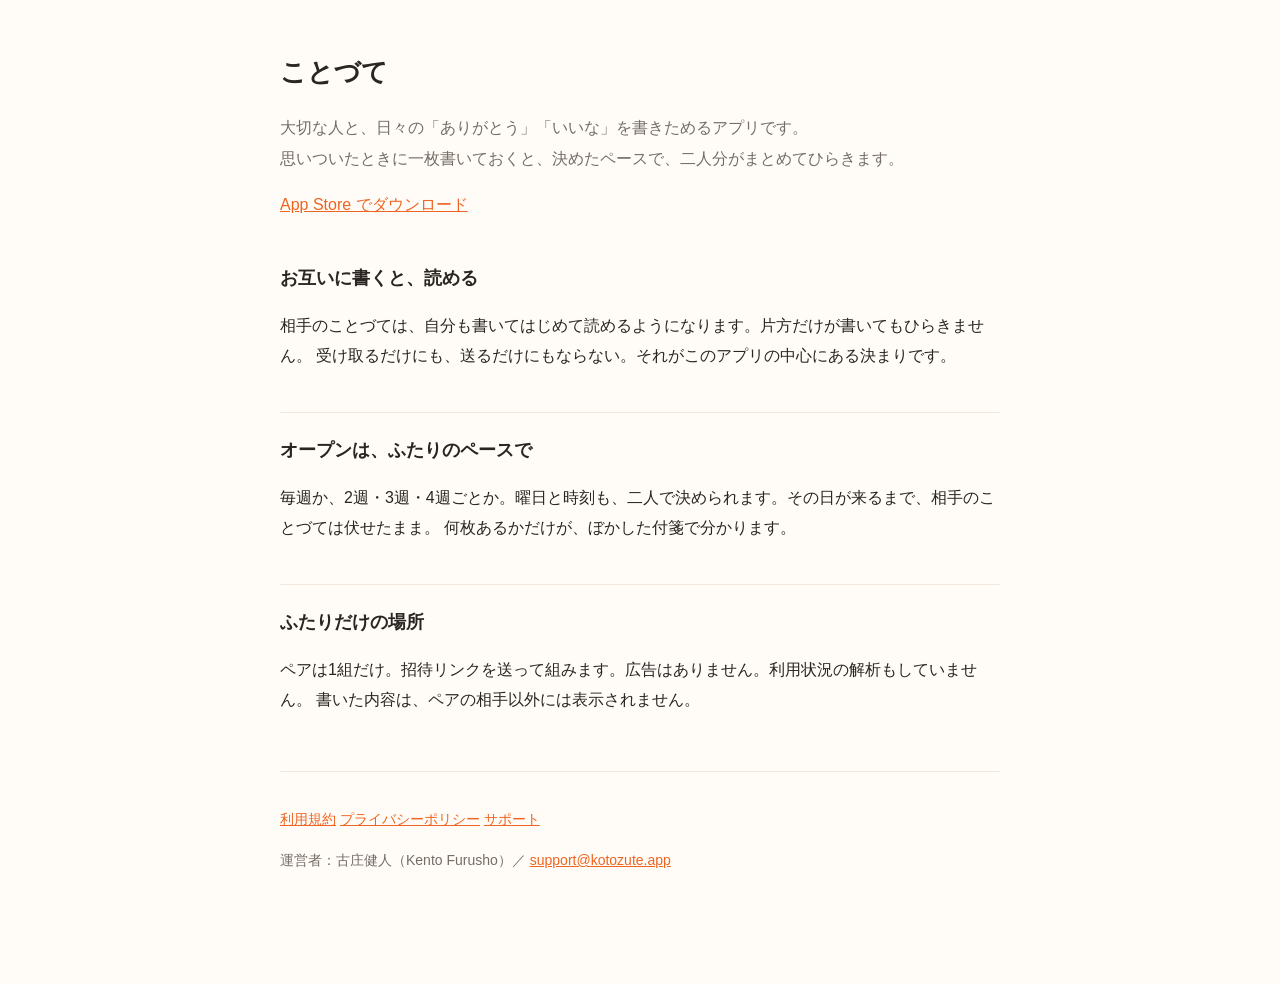
<file: web/index.html>
<!DOCTYPE html>
<html lang="ja">
<head>
<meta charset="utf-8">
<meta name="viewport" content="width=device-width, initial-scale=1">
<title>ことづて｜大切な人とありがとうをためよう</title>
<meta name="description" content="大切な人と、日々の「ありがとう」を書きためるアプリ。決めたペースで、二人分がまとめてひらきます。">
<link rel="stylesheet" href="style.css">
</head>
<body>
<main>

<h1>ことづて</h1>

<p class="lead">
大切な人と、日々の「ありがとう」「いいな」を書きためるアプリです。<br>
思いついたときに一枚書いておくと、決めたペースで、二人分がまとめてひらきます。
</p>

<p><a href="https://apps.apple.com/jp/app/id6807755962">App Store でダウンロード</a></p>

<h2>お互いに書くと、読める</h2>
<p>
相手のことづては、自分も書いてはじめて読めるようになります。片方だけが書いてもひらきません。
受け取るだけにも、送るだけにもならない。それがこのアプリの中心にある決まりです。
</p>

<h2>オープンは、ふたりのペースで</h2>
<p>
毎週か、2週・3週・4週ごとか。曜日と時刻も、二人で決められます。その日が来るまで、相手のことづては伏せたまま。
何枚あるかだけが、ぼかした付箋で分かります。
</p>

<h2>ふたりだけの場所</h2>
<p>
ペアは1組だけ。招待リンクを送って組みます。広告はありません。利用状況の解析もしていません。
書いた内容は、ペアの相手以外には表示されません。
</p>

<footer>
<p>
<a href="/terms">利用規約</a>
<a href="/privacy">プライバシーポリシー</a>
<a href="/support">サポート</a>
</p>
<p>運営者：古庄健人（Kento Furusho）／ <a href="mailto:support@kotozute.app">support@kotozute.app</a></p>
</footer>

</main>
</body>
</html>
</file>
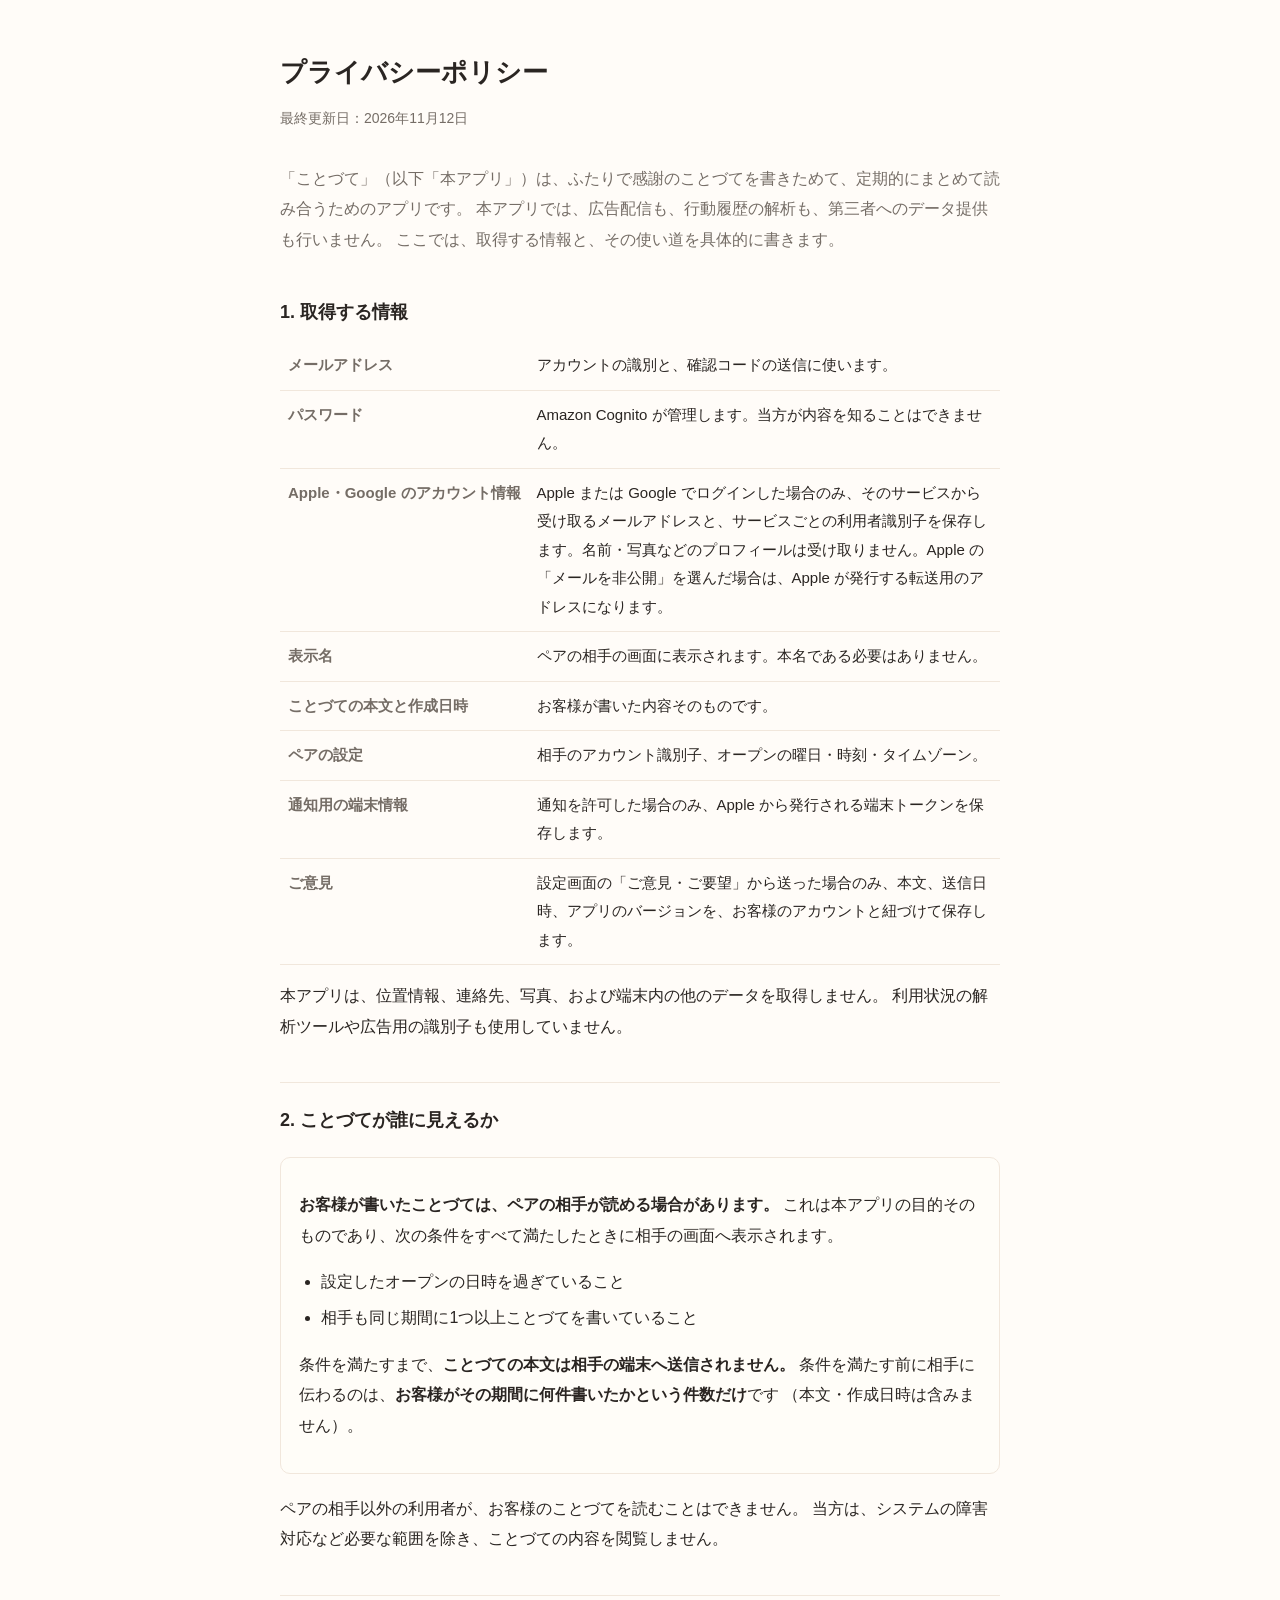
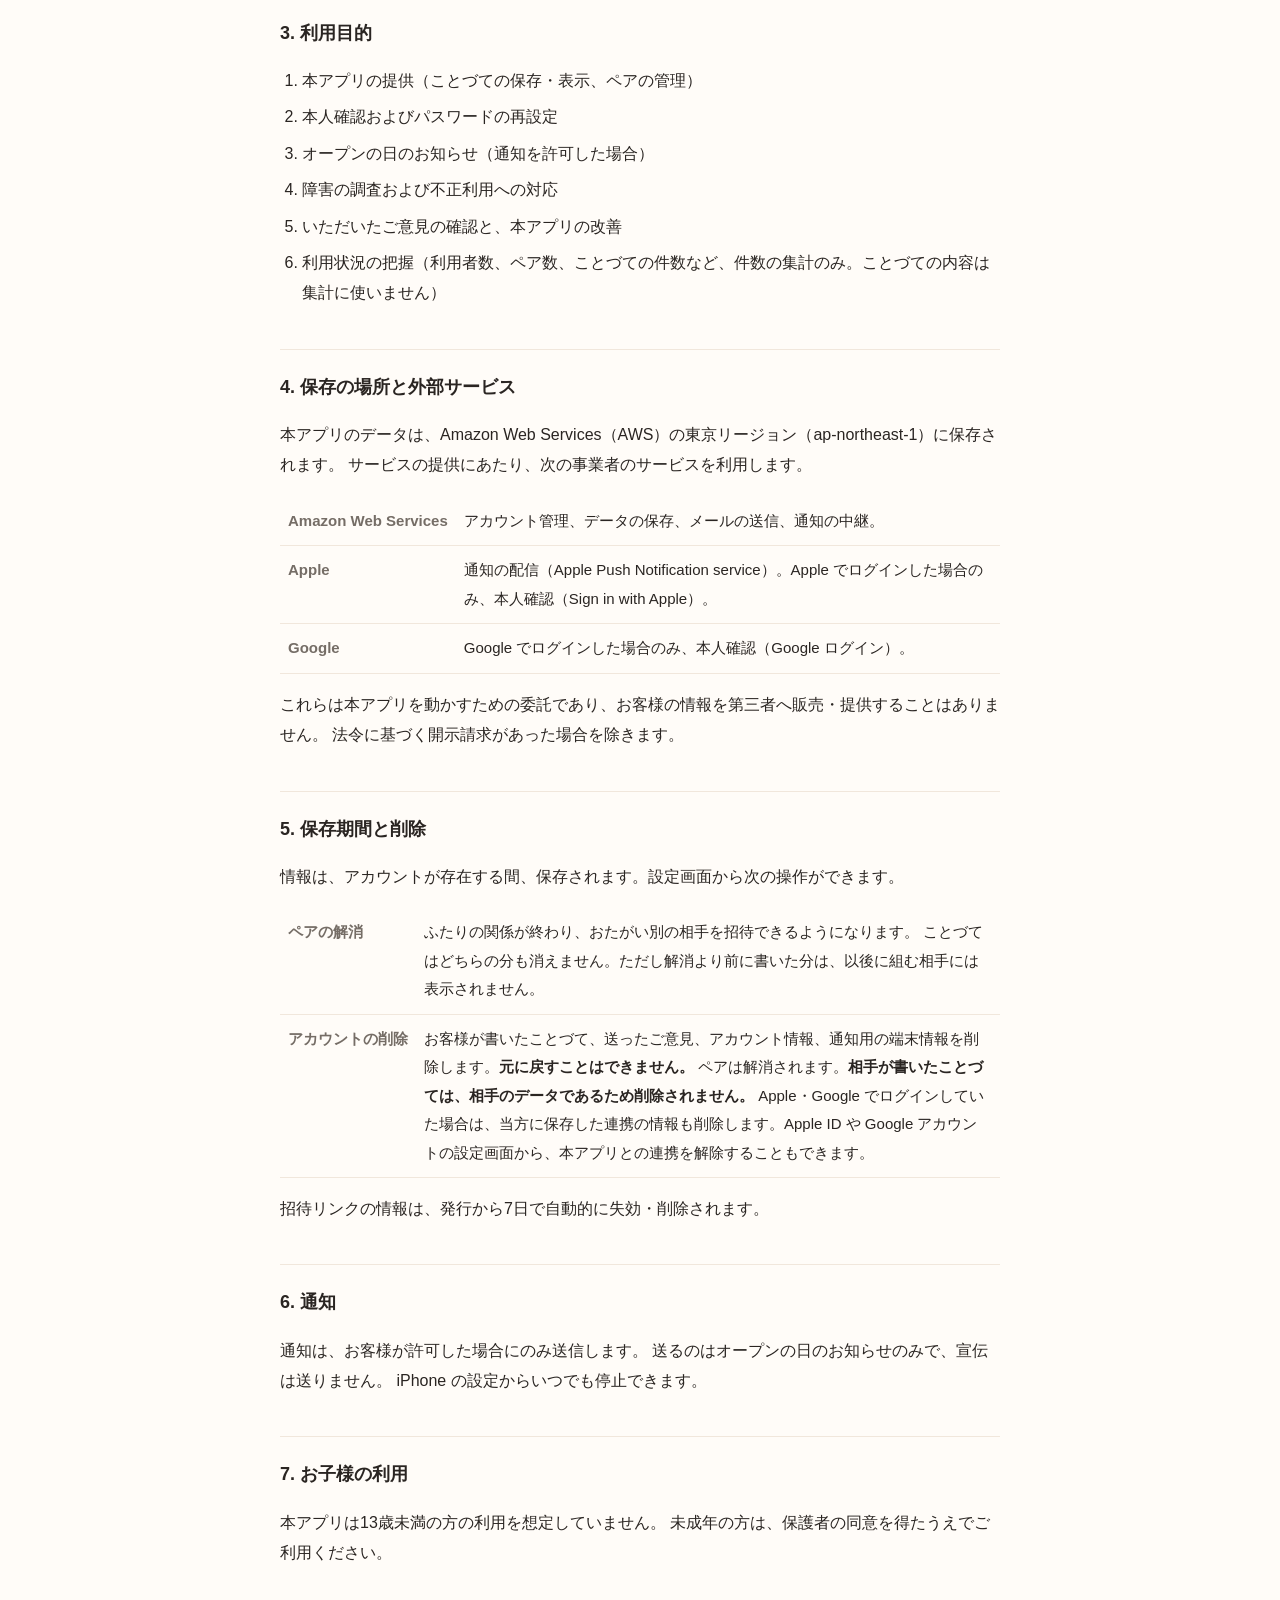
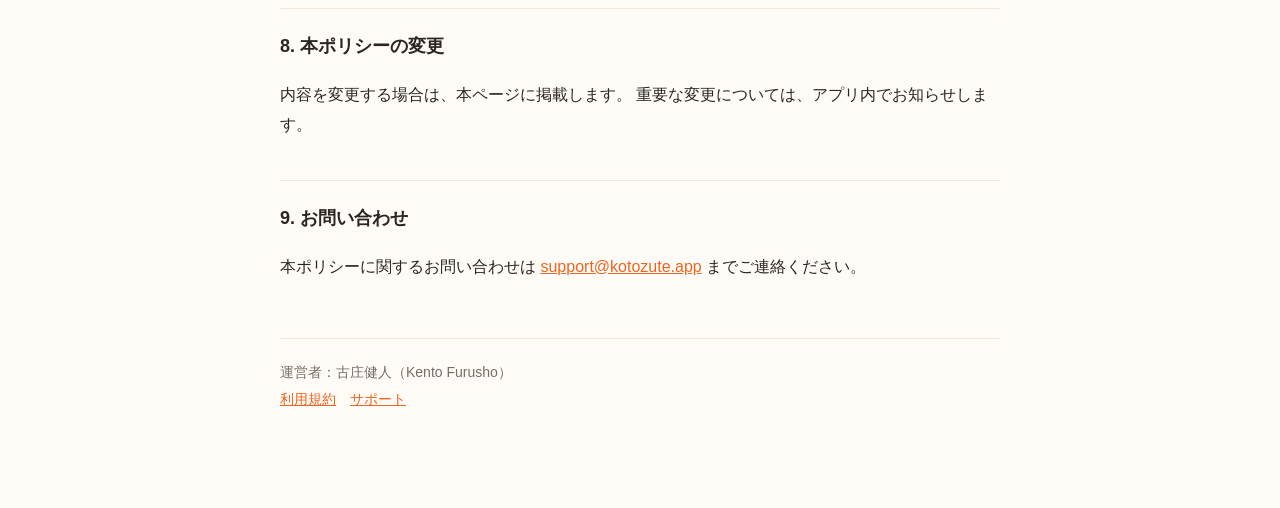
<file: web/privacy.html>
<!DOCTYPE html>
<html lang="ja">
<head>
<meta charset="utf-8">
<meta name="viewport" content="width=device-width, initial-scale=1">
<title>プライバシーポリシー｜ことづて</title>
<link rel="stylesheet" href="style.css">
</head>
<body>
<main>

<h1>プライバシーポリシー</h1>
<p class="updated">最終更新日：2026年11月12日</p>

<p class="lead">
「ことづて」（以下「本アプリ」）は、ふたりで感謝のことづてを書きためて、定期的にまとめて読み合うためのアプリです。
本アプリでは、広告配信も、行動履歴の解析も、第三者へのデータ提供も行いません。
ここでは、取得する情報と、その使い道を具体的に書きます。
</p>

<h2>1. 取得する情報</h2>

<table>
<tr><th>メールアドレス</th><td>アカウントの識別と、確認コードの送信に使います。</td></tr>
<tr><th>パスワード</th><td>Amazon Cognito が管理します。当方が内容を知ることはできません。</td></tr>
<tr><th>Apple・Google のアカウント情報</th><td>Apple または Google でログインした場合のみ、そのサービスから受け取るメールアドレスと、サービスごとの利用者識別子を保存します。名前・写真などのプロフィールは受け取りません。Apple の「メールを非公開」を選んだ場合は、Apple が発行する転送用のアドレスになります。</td></tr>
<tr><th>表示名</th><td>ペアの相手の画面に表示されます。本名である必要はありません。</td></tr>
<tr><th>ことづての本文と作成日時</th><td>お客様が書いた内容そのものです。</td></tr>
<tr><th>ペアの設定</th><td>相手のアカウント識別子、オープンの曜日・時刻・タイムゾーン。</td></tr>
<tr><th>通知用の端末情報</th><td>通知を許可した場合のみ、Apple から発行される端末トークンを保存します。</td></tr>
<tr><th>ご意見</th><td>設定画面の「ご意見・ご要望」から送った場合のみ、本文、送信日時、アプリのバージョンを、お客様のアカウントと紐づけて保存します。</td></tr>
</table>

<p>
本アプリは、位置情報、連絡先、写真、および端末内の他のデータを取得しません。
利用状況の解析ツールや広告用の識別子も使用していません。
</p>

<h2>2. ことづてが誰に見えるか</h2>

<div class="note">
<p>
<strong>お客様が書いたことづては、ペアの相手が読める場合があります。</strong>
これは本アプリの目的そのものであり、次の条件をすべて満たしたときに相手の画面へ表示されます。
</p>
<ul>
  <li>設定したオープンの日時を過ぎていること</li>
  <li>相手も同じ期間に1つ以上ことづてを書いていること</li>
</ul>
<p>
条件を満たすまで、<strong>ことづての本文は相手の端末へ送信されません。</strong>
条件を満たす前に相手に伝わるのは、<strong>お客様がその期間に何件書いたかという件数だけ</strong>です
（本文・作成日時は含みません）。
</p>
</div>

<p>
ペアの相手以外の利用者が、お客様のことづてを読むことはできません。
当方は、システムの障害対応など必要な範囲を除き、ことづての内容を閲覧しません。
</p>

<h2>3. 利用目的</h2>
<ol>
  <li>本アプリの提供（ことづての保存・表示、ペアの管理）</li>
  <li>本人確認およびパスワードの再設定</li>
  <li>オープンの日のお知らせ（通知を許可した場合）</li>
  <li>障害の調査および不正利用への対応</li>
  <li>いただいたご意見の確認と、本アプリの改善</li>
  <li>利用状況の把握（利用者数、ペア数、ことづての件数など、件数の集計のみ。ことづての内容は集計に使いません）</li>
</ol>

<h2>4. 保存の場所と外部サービス</h2>

<p>
本アプリのデータは、Amazon Web Services（AWS）の東京リージョン（ap-northeast-1）に保存されます。
サービスの提供にあたり、次の事業者のサービスを利用します。
</p>

<table>
<tr><th>Amazon Web Services</th><td>アカウント管理、データの保存、メールの送信、通知の中継。</td></tr>
<tr><th>Apple</th><td>通知の配信（Apple Push Notification service）。Apple でログインした場合のみ、本人確認（Sign in with Apple）。</td></tr>
<tr><th>Google</th><td>Google でログインした場合のみ、本人確認（Google ログイン）。</td></tr>
</table>

<p>
これらは本アプリを動かすための委託であり、お客様の情報を第三者へ販売・提供することはありません。
法令に基づく開示請求があった場合を除きます。
</p>

<h2>5. 保存期間と削除</h2>

<p>
情報は、アカウントが存在する間、保存されます。設定画面から次の操作ができます。
</p>

<table>
<tr><th>ペアの解消</th><td>
  ふたりの関係が終わり、おたがい別の相手を招待できるようになります。
  ことづてはどちらの分も消えません。ただし解消より前に書いた分は、以後に組む相手には表示されません。
</td></tr>
<tr><th>アカウントの削除</th><td>
  お客様が書いたことづて、送ったご意見、アカウント情報、通知用の端末情報を削除します。<strong>元に戻すことはできません。</strong>
  ペアは解消されます。<strong>相手が書いたことづては、相手のデータであるため削除されません。</strong>
  Apple・Google でログインしていた場合は、当方に保存した連携の情報も削除します。Apple ID や Google アカウントの設定画面から、本アプリとの連携を解除することもできます。
</td></tr>
</table>

<p>
招待リンクの情報は、発行から7日で自動的に失効・削除されます。
</p>

<h2>6. 通知</h2>
<p>
通知は、お客様が許可した場合にのみ送信します。
送るのはオープンの日のお知らせのみで、宣伝は送りません。
iPhone の設定からいつでも停止できます。
</p>

<h2>7. お子様の利用</h2>
<p>
本アプリは13歳未満の方の利用を想定していません。
未成年の方は、保護者の同意を得たうえでご利用ください。
</p>

<h2>8. 本ポリシーの変更</h2>
<p>
内容を変更する場合は、本ページに掲載します。
重要な変更については、アプリ内でお知らせします。
</p>

<h2>9. お問い合わせ</h2>
<p>
本ポリシーに関するお問い合わせは <a href="mailto:support@kotozute.app">support@kotozute.app</a> までご連絡ください。
</p>

<footer>
運営者：古庄健人（Kento Furusho）<br>
<a href="./terms">利用規約</a>　<a href="./support">サポート</a>
</footer>

</main>
</body>
</html>
</file>
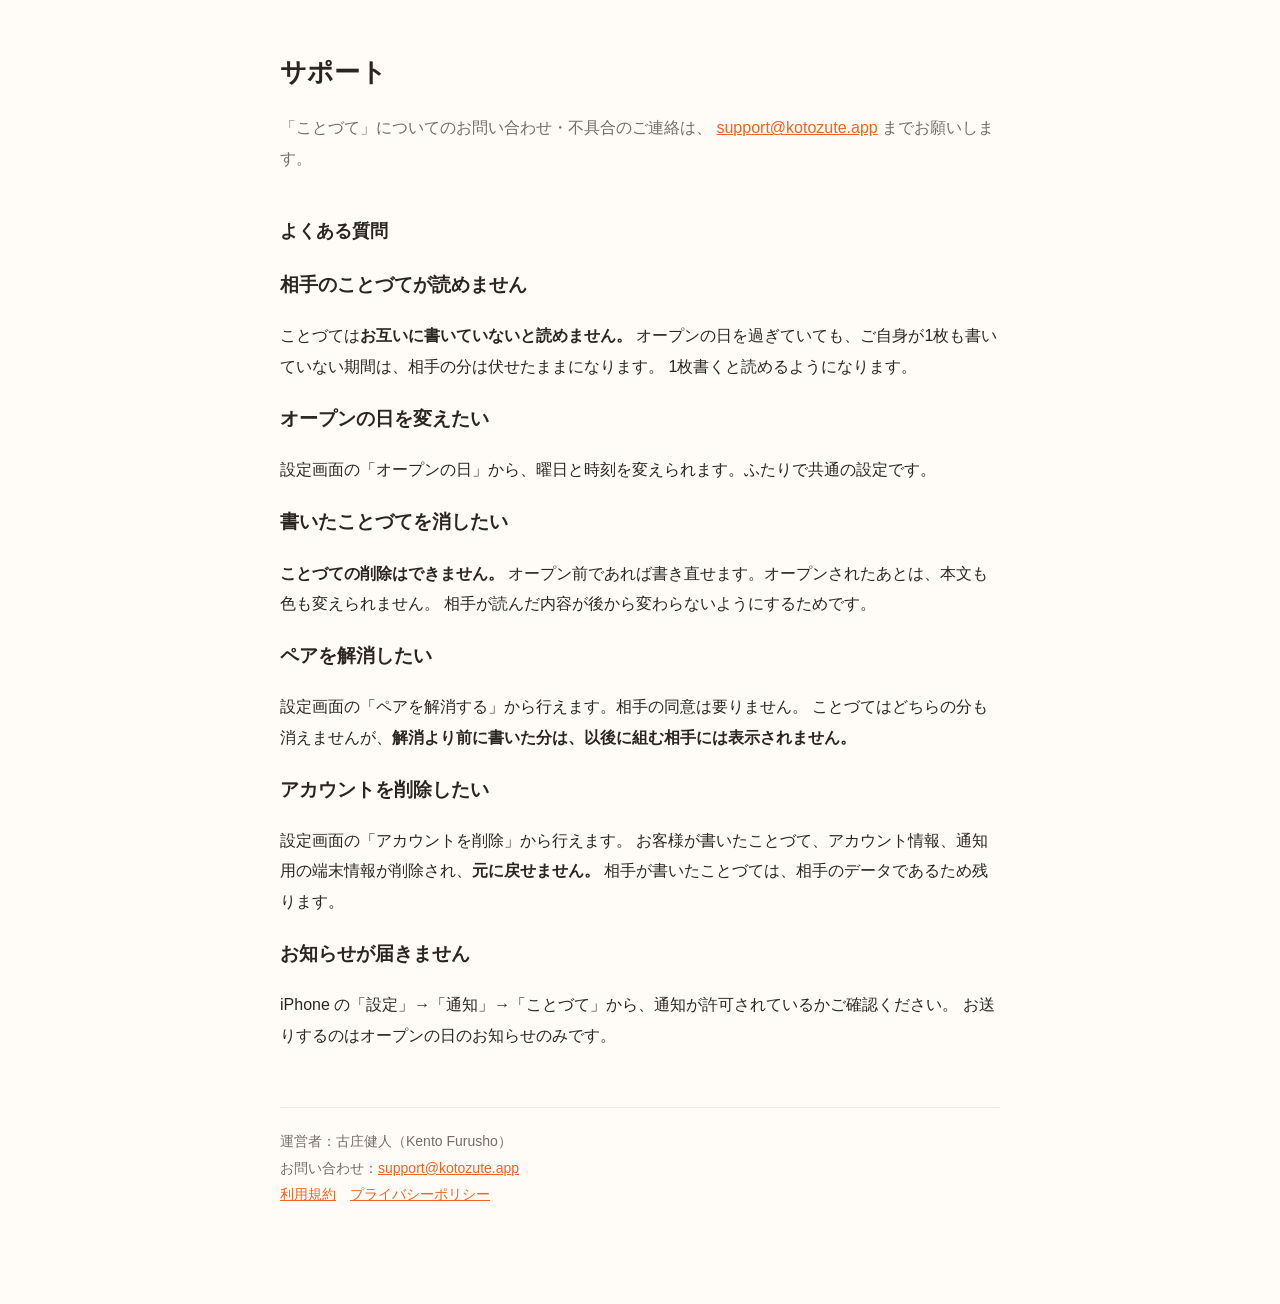
<file: web/support.html>
<!DOCTYPE html>
<html lang="ja">
<head>
<meta charset="utf-8">
<meta name="viewport" content="width=device-width, initial-scale=1">
<title>サポート｜ことづて</title>
<link rel="stylesheet" href="style.css">
</head>
<body>
<main>

<h1>サポート</h1>

<p class="lead">
「ことづて」についてのお問い合わせ・不具合のご連絡は、
<a href="mailto:support@kotozute.app">support@kotozute.app</a> までお願いします。
</p>

<h2>よくある質問</h2>

<h3>相手のことづてが読めません</h3>
<p>
ことづては<strong>お互いに書いていないと読めません。</strong>
オープンの日を過ぎていても、ご自身が1枚も書いていない期間は、相手の分は伏せたままになります。
1枚書くと読めるようになります。
</p>

<h3>オープンの日を変えたい</h3>
<p>
設定画面の「オープンの日」から、曜日と時刻を変えられます。ふたりで共通の設定です。
</p>

<h3>書いたことづてを消したい</h3>
<p>
<strong>ことづての削除はできません。</strong>
オープン前であれば書き直せます。オープンされたあとは、本文も色も変えられません。
相手が読んだ内容が後から変わらないようにするためです。
</p>

<h3>ペアを解消したい</h3>
<p>
設定画面の「ペアを解消する」から行えます。相手の同意は要りません。
ことづてはどちらの分も消えませんが、<strong>解消より前に書いた分は、以後に組む相手には表示されません。</strong>
</p>

<h3>アカウントを削除したい</h3>
<p>
設定画面の「アカウントを削除」から行えます。
お客様が書いたことづて、アカウント情報、通知用の端末情報が削除され、<strong>元に戻せません。</strong>
相手が書いたことづては、相手のデータであるため残ります。
</p>

<h3>お知らせが届きません</h3>
<p>
iPhone の「設定」→「通知」→「ことづて」から、通知が許可されているかご確認ください。
お送りするのはオープンの日のお知らせのみです。
</p>

<footer>
運営者：古庄健人（Kento Furusho）<br>
お問い合わせ：<a href="mailto:support@kotozute.app">support@kotozute.app</a><br>
<a href="./terms">利用規約</a>　<a href="./privacy">プライバシーポリシー</a>
</footer>

</main>
</body>
</html>
</file>
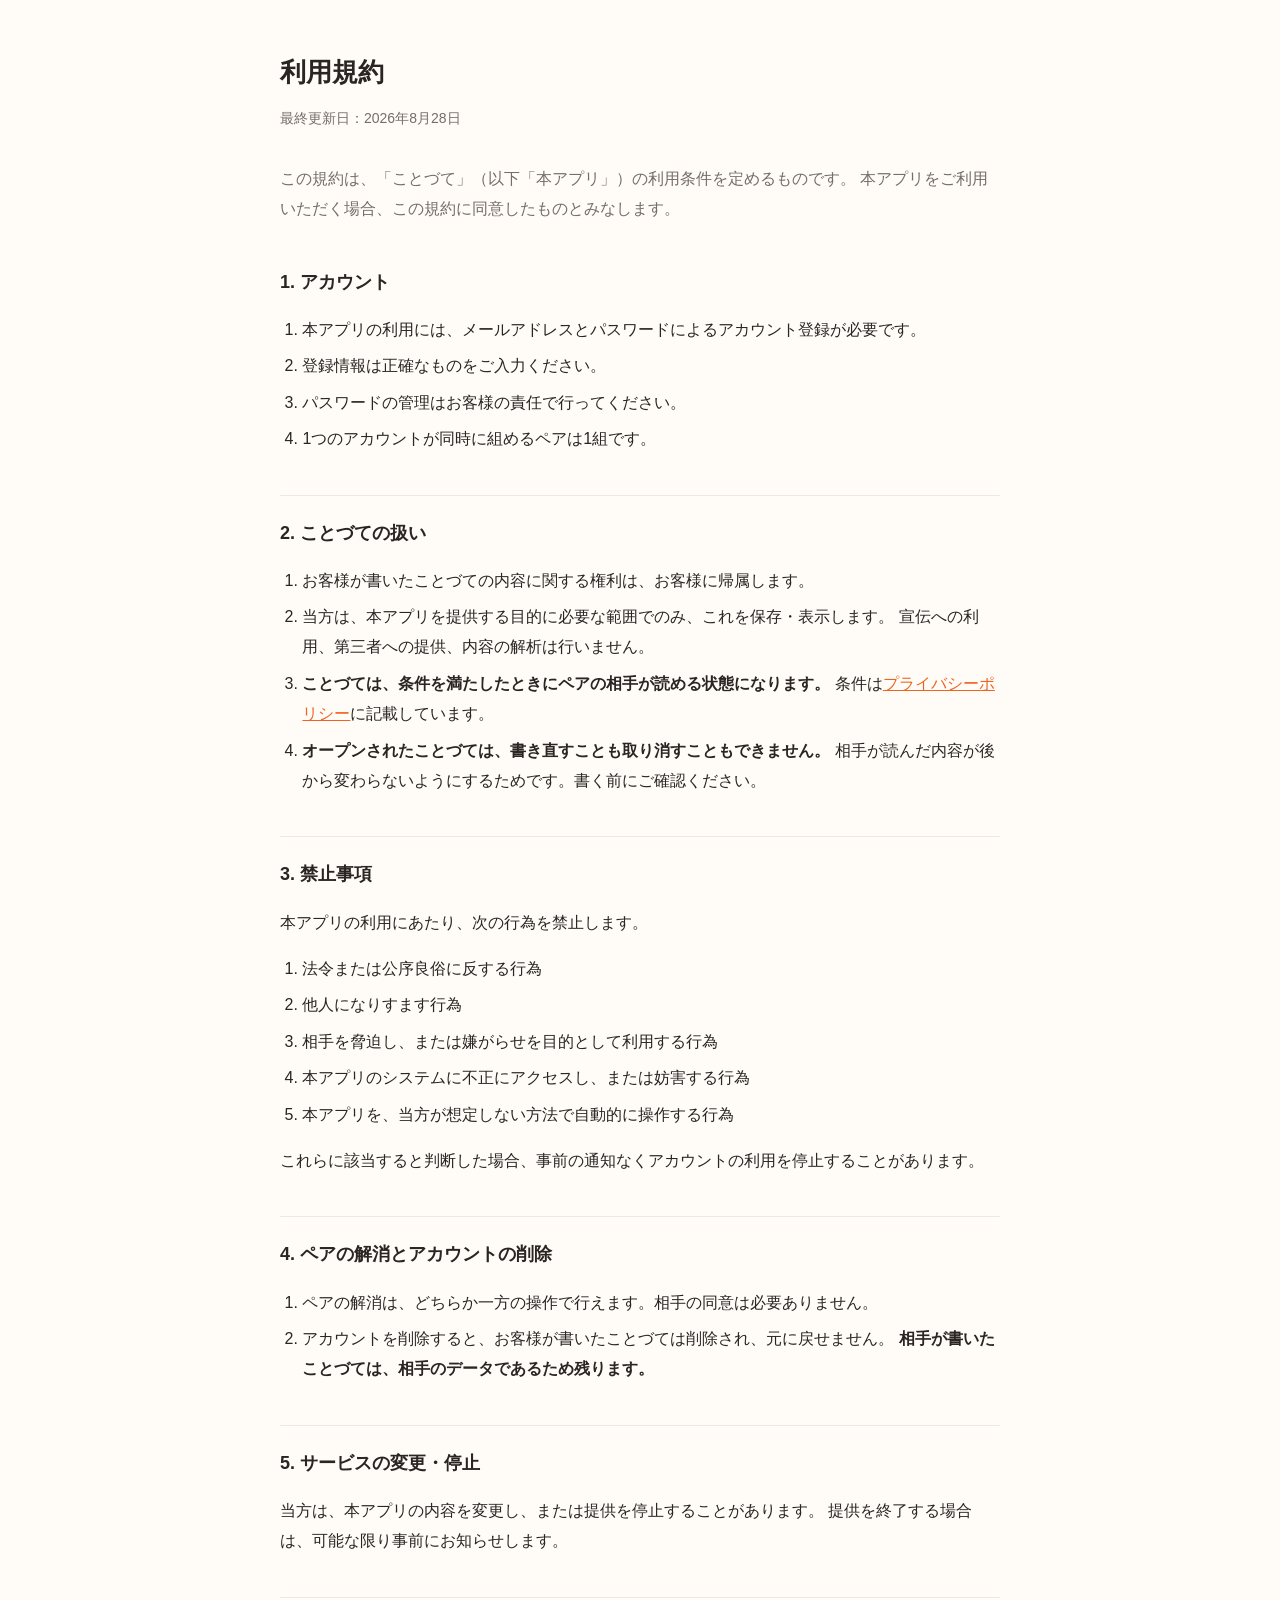
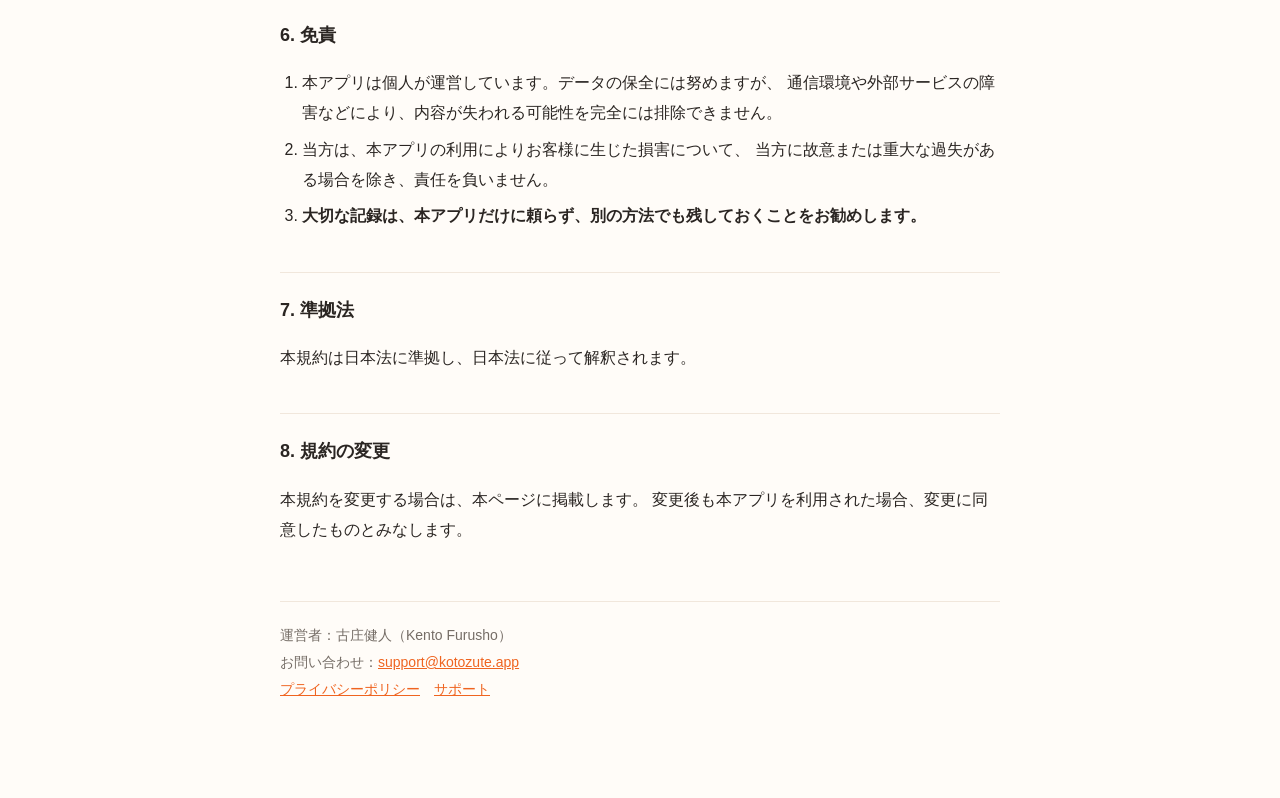
<file: web/terms.html>
<!DOCTYPE html>
<html lang="ja">
<head>
<meta charset="utf-8">
<meta name="viewport" content="width=device-width, initial-scale=1">
<title>利用規約｜ことづて</title>
<link rel="stylesheet" href="style.css">
</head>
<body>
<main>

<h1>利用規約</h1>
<p class="updated">最終更新日：2026年8月28日</p>

<p class="lead">
この規約は、「ことづて」（以下「本アプリ」）の利用条件を定めるものです。
本アプリをご利用いただく場合、この規約に同意したものとみなします。
</p>

<h2>1. アカウント</h2>
<ol>
  <li>本アプリの利用には、メールアドレスとパスワードによるアカウント登録が必要です。</li>
  <li>登録情報は正確なものをご入力ください。</li>
  <li>パスワードの管理はお客様の責任で行ってください。</li>
  <li>1つのアカウントが同時に組めるペアは1組です。</li>
</ol>

<h2>2. ことづての扱い</h2>
<ol>
  <li>お客様が書いたことづての内容に関する権利は、お客様に帰属します。</li>
  <li>
    当方は、本アプリを提供する目的に必要な範囲でのみ、これを保存・表示します。
    宣伝への利用、第三者への提供、内容の解析は行いません。
  </li>
  <li>
    <strong>ことづては、条件を満たしたときにペアの相手が読める状態になります。</strong>
    条件は<a href="./privacy">プライバシーポリシー</a>に記載しています。
  </li>
  <li>
    <strong>オープンされたことづては、書き直すことも取り消すこともできません。</strong>
    相手が読んだ内容が後から変わらないようにするためです。書く前にご確認ください。
  </li>
</ol>

<h2>3. 禁止事項</h2>
<p>本アプリの利用にあたり、次の行為を禁止します。</p>
<ol>
  <li>法令または公序良俗に反する行為</li>
  <li>他人になりすます行為</li>
  <li>相手を脅迫し、または嫌がらせを目的として利用する行為</li>
  <li>本アプリのシステムに不正にアクセスし、または妨害する行為</li>
  <li>本アプリを、当方が想定しない方法で自動的に操作する行為</li>
</ol>
<p>
これらに該当すると判断した場合、事前の通知なくアカウントの利用を停止することがあります。
</p>

<h2>4. ペアの解消とアカウントの削除</h2>
<ol>
  <li>ペアの解消は、どちらか一方の操作で行えます。相手の同意は必要ありません。</li>
  <li>
    アカウントを削除すると、お客様が書いたことづては削除され、元に戻せません。
    <strong>相手が書いたことづては、相手のデータであるため残ります。</strong>
  </li>
</ol>

<h2>5. サービスの変更・停止</h2>
<p>
当方は、本アプリの内容を変更し、または提供を停止することがあります。
提供を終了する場合は、可能な限り事前にお知らせします。
</p>

<h2>6. 免責</h2>
<ol>
  <li>
    本アプリは個人が運営しています。データの保全には努めますが、
    通信環境や外部サービスの障害などにより、内容が失われる可能性を完全には排除できません。
  </li>
  <li>
    当方は、本アプリの利用によりお客様に生じた損害について、
    当方に故意または重大な過失がある場合を除き、責任を負いません。
  </li>
  <li>
    <strong>大切な記録は、本アプリだけに頼らず、別の方法でも残しておくことをお勧めします。</strong>
  </li>
</ol>

<h2>7. 準拠法</h2>
<p>
本規約は日本法に準拠し、日本法に従って解釈されます。
</p>

<h2>8. 規約の変更</h2>
<p>
本規約を変更する場合は、本ページに掲載します。
変更後も本アプリを利用された場合、変更に同意したものとみなします。
</p>

<footer>
運営者：古庄健人（Kento Furusho）<br>
お問い合わせ：<a href="mailto:support@kotozute.app">support@kotozute.app</a><br>
<a href="./privacy">プライバシーポリシー</a>　<a href="./support">サポート</a>
</footer>

</main>
</body>
</html>
</file>
<file: web/style.css>
/* ことづての法務ページ。アプリの見た目に合わせた最小限の体裁。 */
:root {
  --bg: #fffcf8;
  --ink: #2a2522;
  --ink-soft: #756d66;
  --accent: #ef6420;
  --line: #f1e7dc;
}
* { box-sizing: border-box; }
body {
  margin: 0;
  padding: 48px 20px 96px;
  background: var(--bg);
  color: var(--ink);
  font-family: -apple-system, BlinkMacSystemFont, "Hiragino Sans", "Noto Sans JP", sans-serif;
  line-height: 1.9;
  font-size: 16px;
}
main { max-width: 720px; margin: 0 auto; }
a { color: var(--accent); }
h1 { font-size: 26px; margin: 0 0 8px; }
h2 { font-size: 18px; margin: 40px 0 12px; padding-top: 20px; border-top: 1px solid var(--line); }
h2:first-of-type { border-top: 0; padding-top: 0; }
.updated { color: var(--ink-soft); font-size: 14px; margin: 0 0 32px; }
.lead { color: var(--ink-soft); }
ul, ol { padding-left: 1.4em; }
li { margin-bottom: 6px; }
table { width: 100%; border-collapse: collapse; margin: 12px 0; font-size: 15px; }
th, td { text-align: left; padding: 10px 8px; border-bottom: 1px solid var(--line); vertical-align: top; }
th { color: var(--ink-soft); font-weight: 600; white-space: nowrap; }
.note { background: #fffdf8; border: 1px solid var(--line); border-radius: 10px; padding: 16px 18px; margin: 20px 0; }
footer { margin-top: 56px; padding-top: 20px; border-top: 1px solid var(--line); color: var(--ink-soft); font-size: 14px; }
</file>
